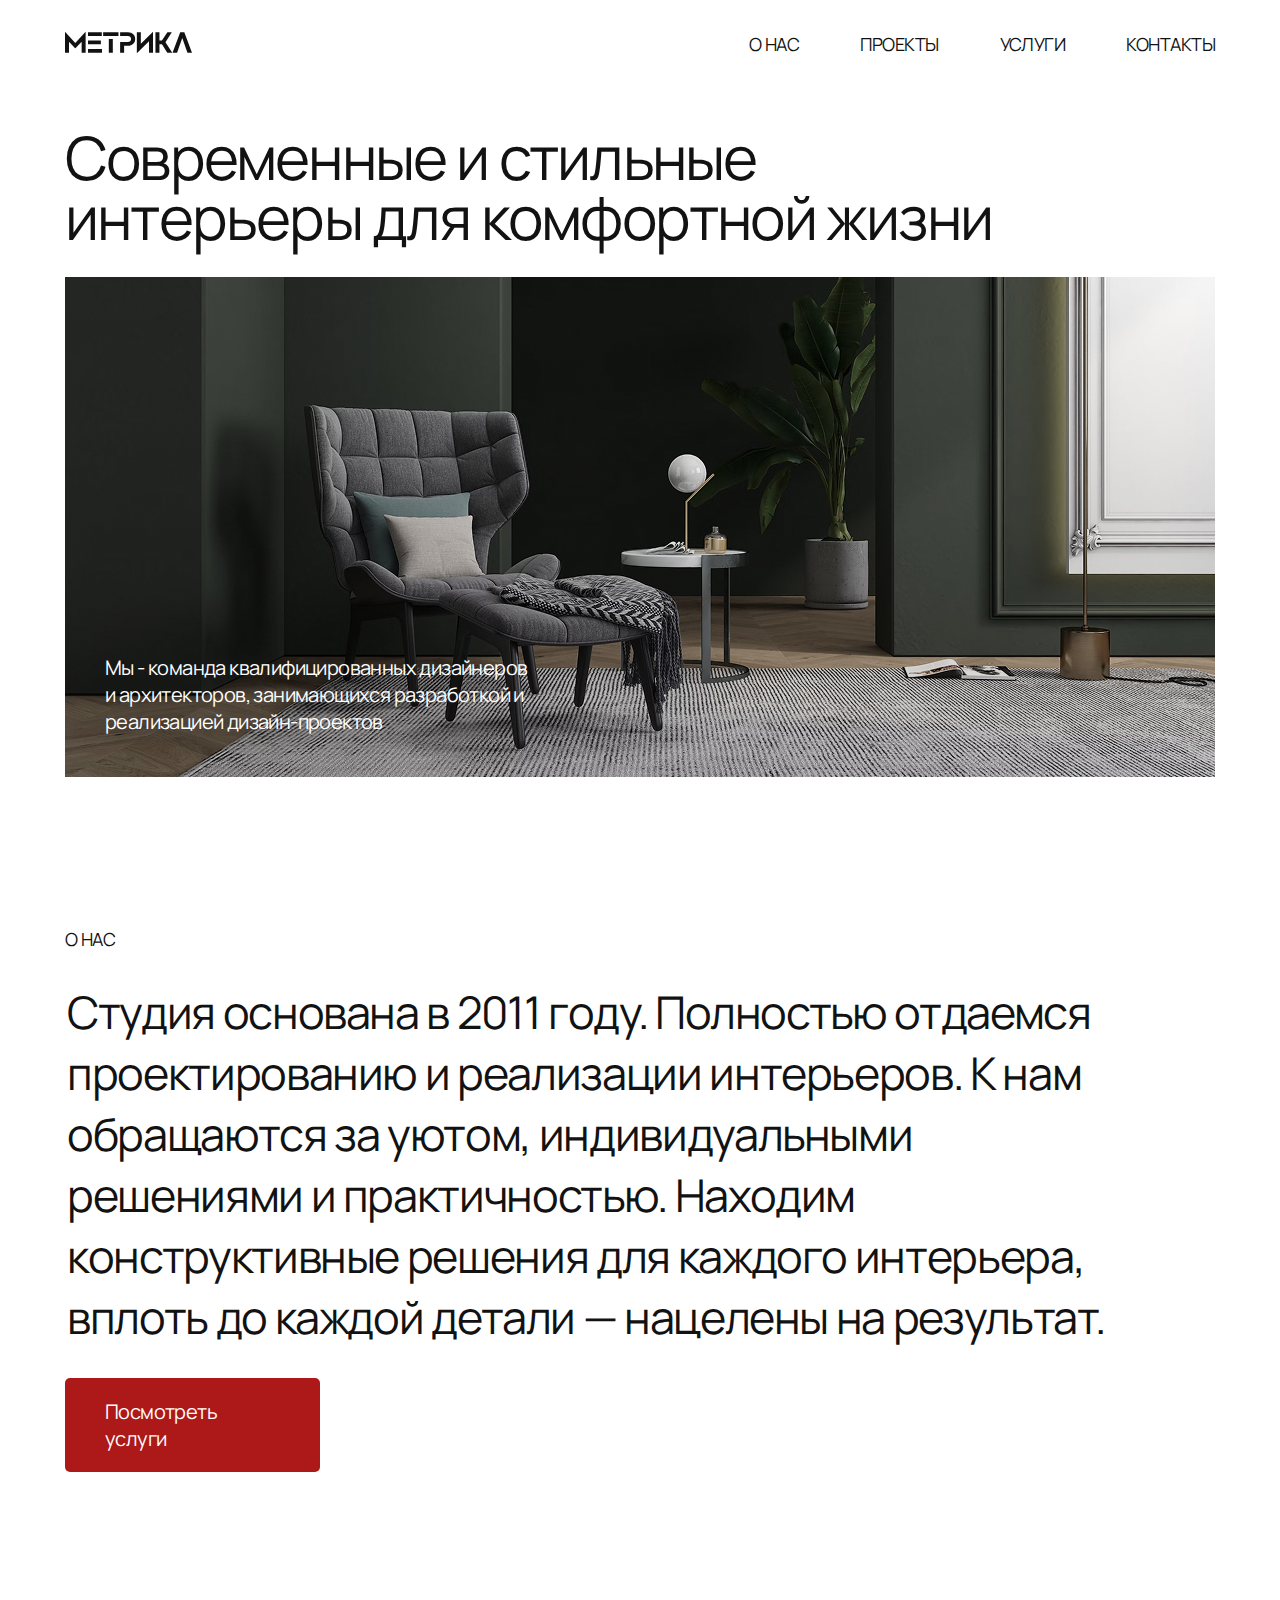
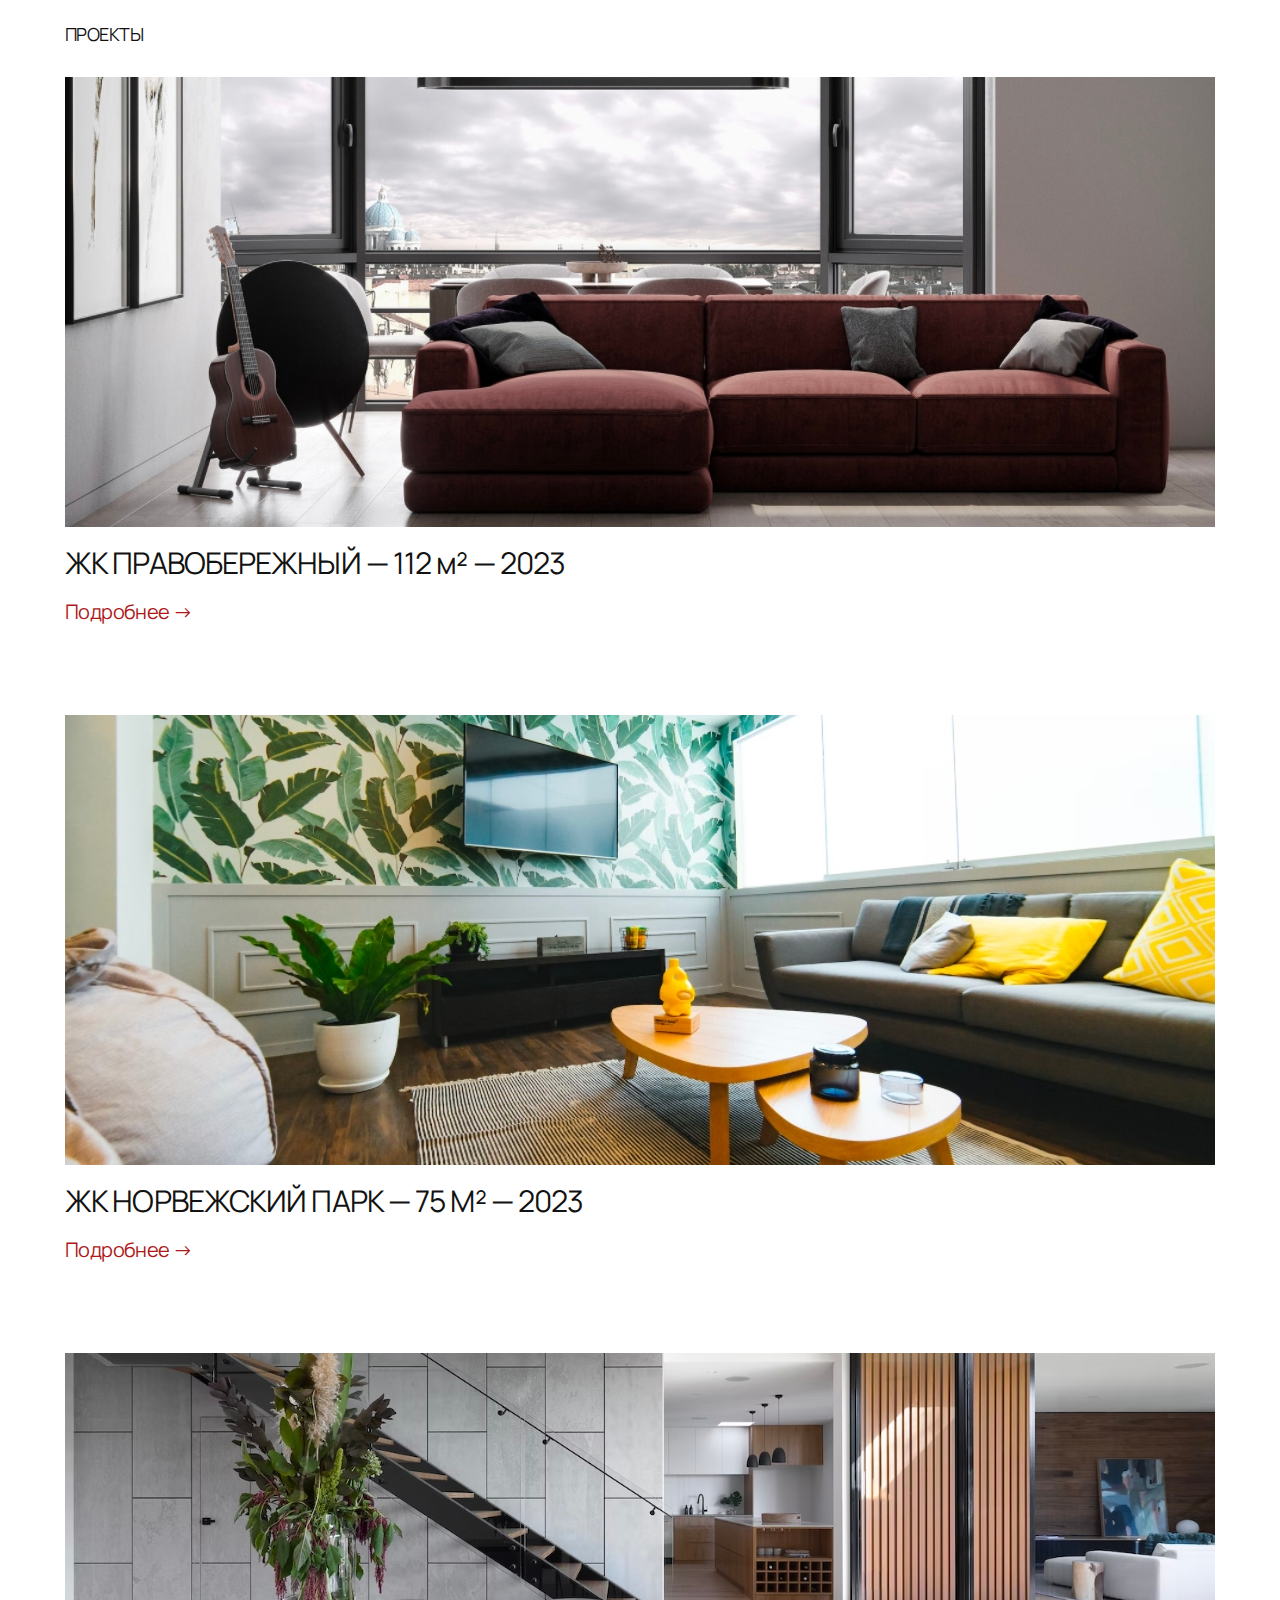
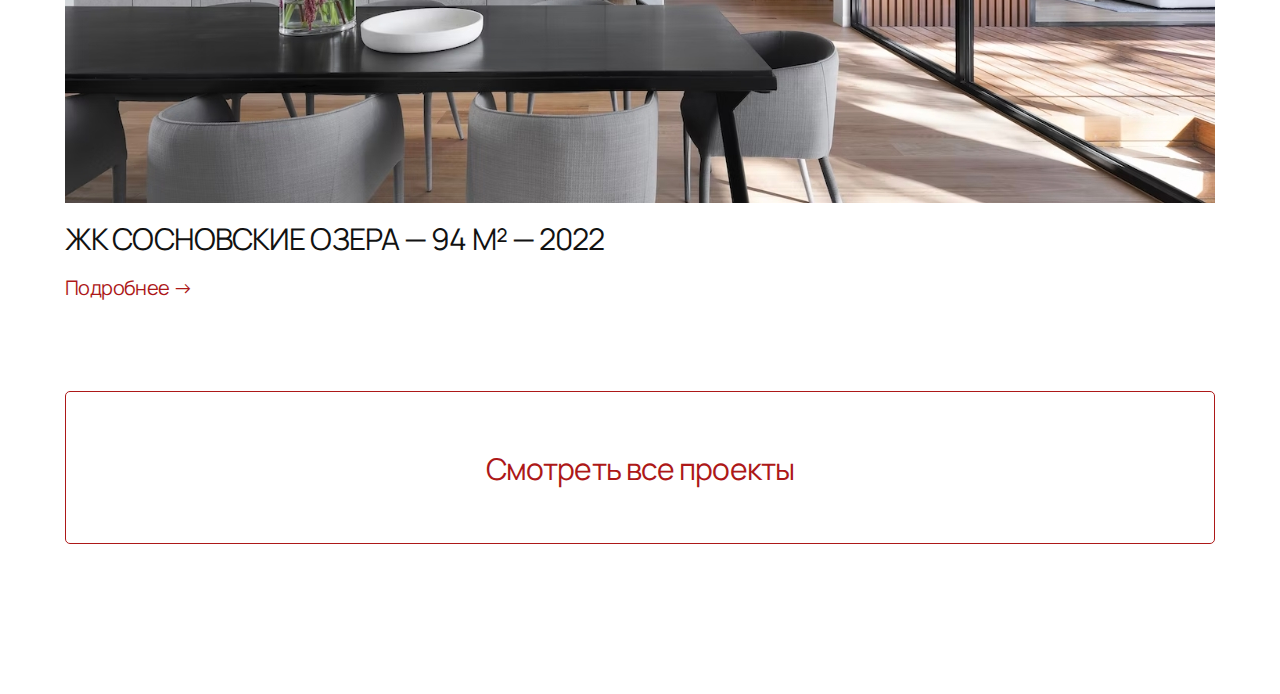
<file: index.html>
<!DOCTYPE html>
<html lang="en">

<head>
  <meta charset="UTF-8" />
  <meta name="viewport" content="width=device-width, initial-scale=1.0" />
  <title>Metrica - дизайн интерьеров</title>
  <link rel="icon" href="./resources/img/favicon.png" type="image/png">
  <link rel="stylesheet" href="styles/reset.css" />
  <link rel="stylesheet" href="styles/style.css" />
</head>

<body>

  <!-- header -->
  <header class="header ">
    <div class="container header-container">
      <div class="header-logo">
        <a href="#" class="logo-link">
          <img src="resources/img/metrika.svg" alt="logo" />
        </a>
      </div>
      <nav class="nav">
        <ul class="nav-list">
          <li class="nav-list__item">
            <a href="#about" class="nav-list__link">О НАС</a>
          </li>
          <li class="nav-list__item">
            <a href="#projects" class="nav-list__link">ПРОЕКТЫ</a>
          </li>
          <li class="nav-list__item">
            <a href="#services" class="nav-list__link">УСЛУГИ</a>
          </li>
          <li class="nav-list__item">
            <a href="#contacts" class="nav-list__link">КОНТАКТЫ</a>
          </li>
        </ul>
      </nav>
    </div>
  </header>
  <!-- /header -->
  <main>
    <!-- HELLO -->
    <section class="hello ">
      <div class="container hello__container">
        <h1 class="hello__name">
          Современные и стильные интерьеры для комфортной жизни
        </h1>
        <div class="hello__background">
          <p class="hello__text">
            Мы - команда квалифицированных дизайнеров и архитекторов,
            занимающихся разработкой и реализацией дизайн-проектов
          </p>
        </div>
      </div>
    </section>
    <!-- /HELLO -->

    <!-- ABOUT -->
    <section class="about " id="about">
      <div class="container about__container">
        <h2 class="about__title">О НАС</h2>
        <div class="about__text">
          <p>
            Студия основана в 2011 году. Полностью отдаемся проектированию и
            реализации интерьеров. К нам обращаются за уютом, индивидуальными
            решениями и практичностью. Находим конструктивные решения для
            каждого интерьера, вплоть до каждой детали — нацелены на
            результат.
          </p>
        </div>
        <div class="about__actions">
          <a href="#services" class="btn btn_theme_red">Посмотреть услуги</a>
        </div>
      </div>
    </section>
    <!-- /ABOUT -->


    <!-- PROJECTS -->
    <section class="projects " id="projects">
      <div class="container projects__container">
        <h2 class="projects__title">ПРОЕКТЫ</h2>
        <div class="projects__list">
          <article class="project-card project-card_position_right">
            <div class="project-card__image">
              <picture>
                <source 
                media="(max-width: 500px)" 
                srcset="resources/img/projects/right-img__mobile.jpg"
                />
                <source 
                media="(max-width: 1199px)" 
                srcset="resources/img/projects/right-img__tablet.jpg"
                />
              <img src="resources/img/projects/right-img.jpeg" alt="ЖК Правобережный" 
              />
              </picture>

            </div>
            <div class="project-card__content">
              <h3>ЖК ПРАВОБЕРЕЖНЫЙ — 112 м² — 2023</h3>
              <button class="btn btn_theme_white">Подробнее →</button>
            </div>
          </article>
          <article class="project-card project-card_theme_norway">
            <div class="project-card__image">
              <picture>
                <source 
                media="(max-width: 500px)" 
                srcset="resources/img/projects/norway-img__mobile.jpg"
                />
                <source 
                media="(max-width: 1199px)" 
                srcset="resources/img/projects/norway-img__tablet.jpg"
                />
                <img src="resources/img/projects/norway-img.jpeg" alt="ЖК Норвежский парк" />
              </picture>
              
            </div>
            <div class="project-card__content">
              <h3>ЖК НОРВЕЖСКИЙ ПАРК — 75 М² — 2023</h3>
              <button class="btn btn_theme_white">Подробнее →</button>
            </div>
          </article>
          <article class="project-card project-card_theme_lakes">
            <div class="project-card__image">
              <picture>
                <source 
                media="(max-width: 500px)" 
                srcset="resources/img/projects/lakes-img__mobile.jpg"
                />
                <source 
                media="(max-width: 1199px)" 
                srcset="resources/img/projects/lakes-img__tablet.jpg"
                />
                <img src="resources/img/projects/lakes-img.jpeg" alt="ЖК Сосновские озера" />
              </picture>
              
            </div>
            <div class="project-card__content">
              <h3>ЖК СОСНОВСКИЕ ОЗЕРА — 94 М² — 2022</h3>
              <button class="btn btn_theme_white">Подробнее →</button>
            </div>
          </article>
        </div>
        <div class="projects__more">
          <a class="btn btn_theme_white btn_size_full">Смотреть все проекты</a>
        </div>
    </section>
    <!-- /PROJECTS -->

    <!-- SERVICES -->
    <section class="services none" id="services">
      <div class="container services__container">
        <h2 class="services__title">УСЛУГИ</h2>
        <div class="services__list">

          <div class="service-card service-card_theme_planning">
            <div class="service-card__image">
              <img src="resources/img/services/planning_solution.jpg" alt="Планировочное решение" />
            </div>
            <h3>Планировочное решение — от 2500₽/м²</h3>
          </div>

          <div class="service-card service-card_theme_design">
            <div class="service-card__image">
              <img src="resources/img/services/design_project.jpg" alt="Дизайн-проект" />
            </div>
            <h3>Дизайн-проект — от 3000₽/м²</h3>
          </div>

          <div class="service-card service-card_theme_control">
            <div class="service-card__image">
              <img src="resources/img/services/author_control.jpg" alt="Авторский надзор" />
            </div>
            <h3>Авторский надзор — от 30 000₽ в месяц</h3>
          </div>

          <div class="service-card service-card_theme_completation">
            <div class="service-card__image">
              <img src="resources/img/services/completation.jpg" alt="Комплектация" />
            </div>
            <h3>Комплектация — 5% от стоимости спецификации</h3>
          </div>

        </div>
      </div>
    </section>
    <!-- /SERVICES -->

    <!-- FULLSCREEN -->
    <section class="fullscreen none" id="">
      <div class="container fullscreen-container">
        <h3 class="fullscreen-text">
          Проект Двухкомнатной квартиры в ЖК Лесной Пейзаж
        </h3>
      </div>
    </section>
    <!-- /FULLSCREEN -->

    <!-- CONTACTS -->
    <section class="contacts none" id="contacts">
      <div class="container contacts-container">
        <!-- <img
            class="contacts-telephone__img"
            src="resources/img/telephone.png"
            alt="telephone"
          /> -->
        <h2 class="contacts-name">КОНТАКТЫ</h2>
        <a class="contacts-number" href="tel:+79358954535">+7 935 &nbsp;895-45-35</a>
        <a class="contacts-email" href="mailto:hello@mail.com">hello@mail.com</a>
      </div>
    </section>
    <!-- /CONTACTS -->
  </main>

  <footer class="footer none">
    <div class="container footer-container">
      <div class="footer-wrapper">
        <nav class="nav footer-nav">
          <ul class="nav-list footer-nav-list">
            <li class="footer--list-item">
              <a href="#about" class="footer--list-item_link">О НАС</a>
            </li>
            <li class="list-item">
              <a href="#projects" class="footer--list-item_link">ПРОЕКТЫ</a>
            </li>
            <li class="list-item">
              <a href="#services" class="footer--list-item_link">УСЛУГИ</a>
            </li>
            <li class="list-item">
              <a href="#contacts" class="footer--list-item_link">КОНТАКТЫ</a>
            </li>
          </ul>
        </nav>
        <div class="watermark">
          <p>студия дизайна интерьера Метрика — 2023</p>
        </div>
      </div>
    </div>
  </footer>

</body>

</html>
</file>
<file: styles/style.css>
@import url(./header.css);
@import url(./hello.css);
@import url(./about.css);
@import url(./projects.css);
@import url(./services.css);
@import url(./fullscreen.css);
@import url(./contacts.css);
@import url(./footer.css);

@import url("https://fonts.googleapis.com/css2?family=Manrope&display=swap");

:root {
  --color-grey--background: #f5f5f5; 
  --color-grey2: #4f4f4f;
  --color-red: #ad1818;
  --color-white: #ffffff;
  --color-black--text: #121212;
}

html {
  scroll-behavior: smooth;
}

body {
  width: 100%;
  font-family: 'Manrope', sans-serif;
  color: var(--color-black--text);
  background-color: var(--color-white);
}

* {
  letter-spacing: -0.03em;
}

.container {
  max-width: 1180px;
  padding: 0 15px;
  margin: 0 auto;
}

.btn {
  font-family: inherit;
  cursor: pointer;
  text-decoration: none;
  border-radius: 5px;
  transition: all 0.3s ease;
}

.btn_theme_red {
  display: inline-block;
  background-color: var(--color-red);
  color: var(--color-white);
  padding: 20px 40px;
  font-size: 20px;
  width: 255px;
}

.btn_theme_red:hover {
  background-color: var(--color-grey2);
}

.btn_theme_white {
  background-color: var(--color-white);
  color: var(--color-red);
  /* border: 1px solid var(--color-red); */
  /* padding: 15px 30px; */
  font-size: 20px;
}

.btn_size_full {
  border: 1px solid var(--color-red);
  display: inline-block;
  text-align: center;
  width: 100%;
  padding: 56px 0;
  font-size: 30px;
  height: 153px;
}

.btn_size_full:hover {
  background-color: var(--color-red);
  color: var(--color-white);
}

.none {
  display: none;
}


@media (max-width: 1199px) {
  .container {
    max-width: 100%;
    padding: 0 17px;
    margin: 0;
  }
}

@media (max-width: 767px) {
  .container {
    padding: 0 15px;
  }
  .btn_theme_red {
    padding: 14.5px 27px;
    font-size: 16px;
    line-height: 22px;
    width: 194px;
  }
  .btn_theme_white {
    font-size: 16px;
    line-height: 100%;
  }
  .btn_size_full {
    font-size: 22px;
    line-height: 100%;
  }
}
</file>
